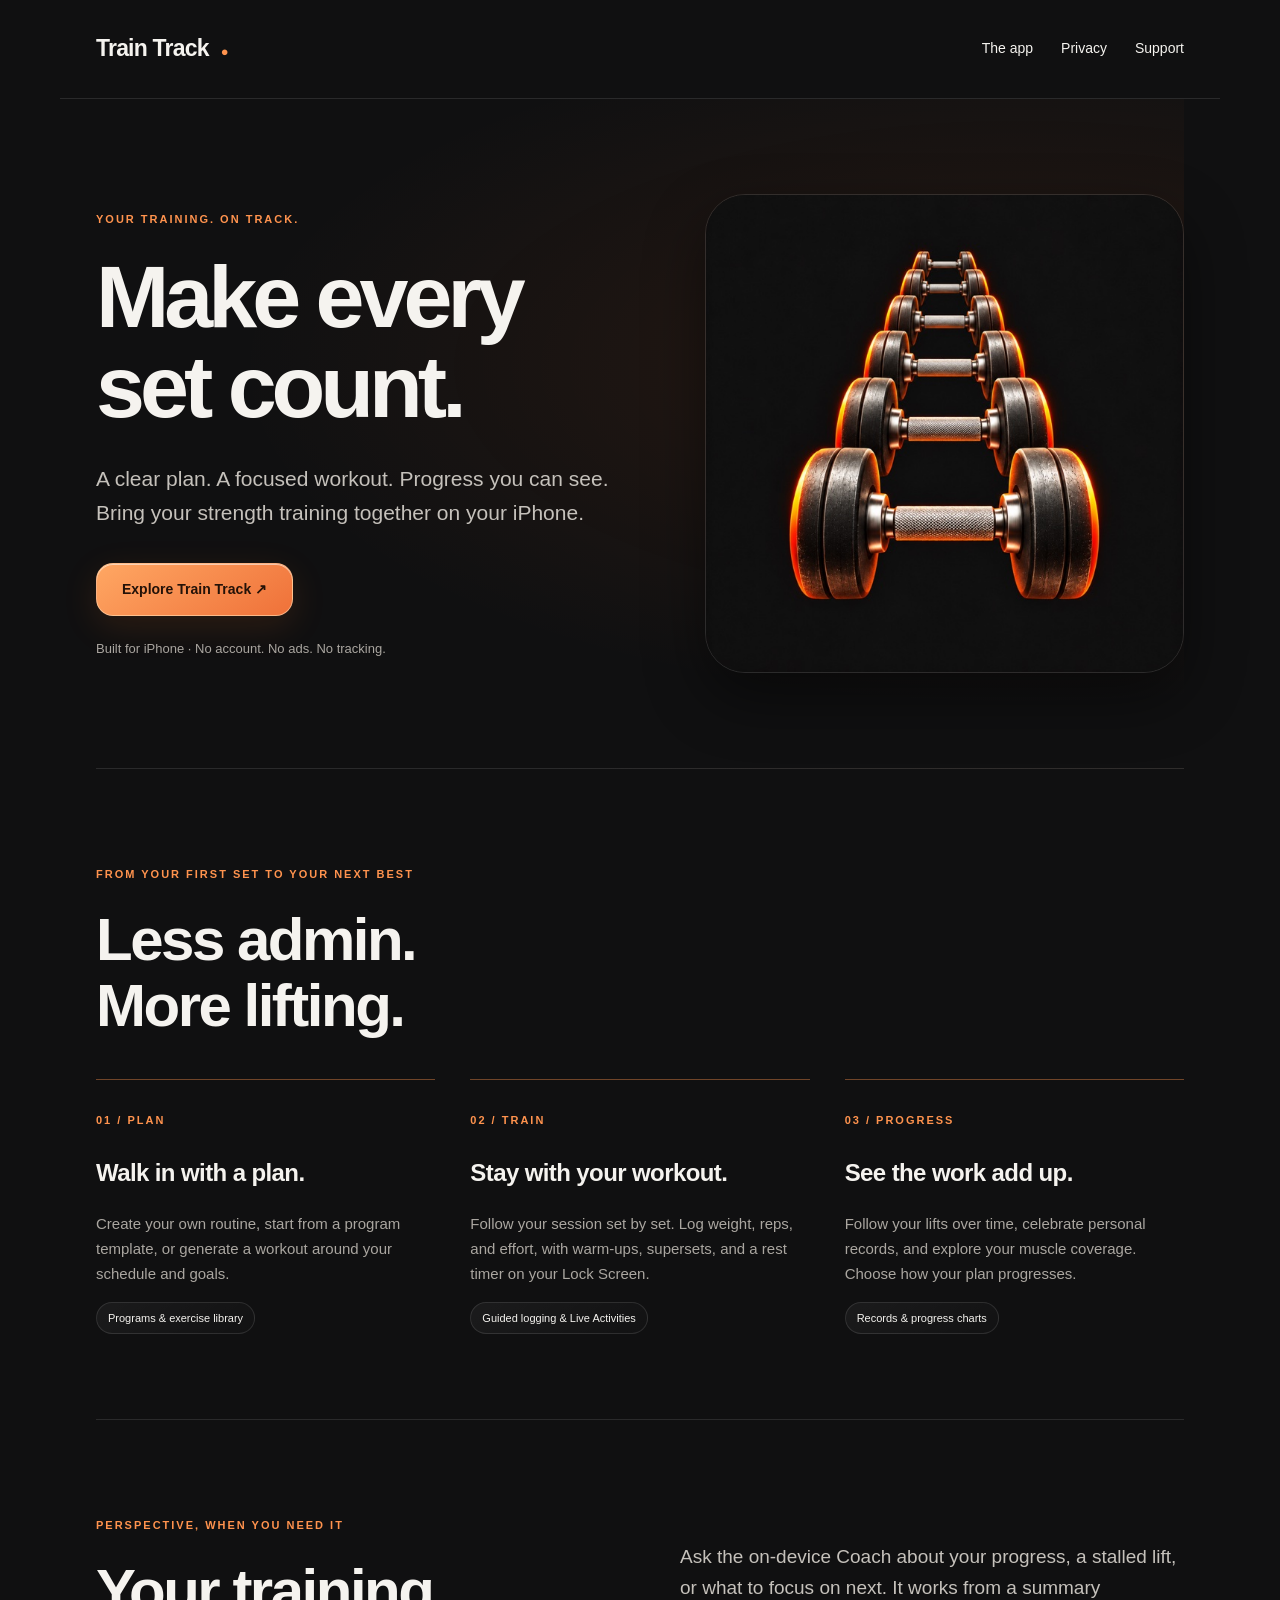
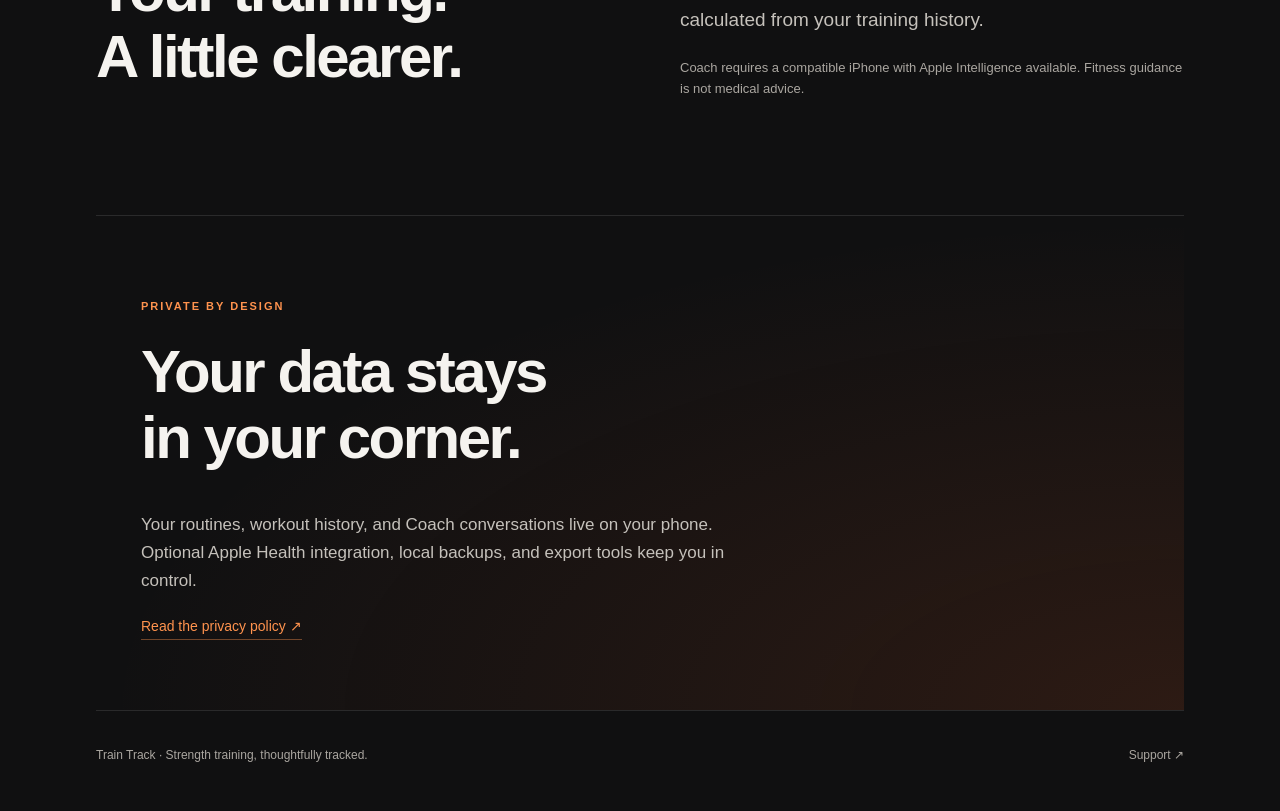
<file: index.html>
<!doctype html>
<html lang="en"><head><meta charset="utf-8"><meta name="viewport" content="width=device-width,initial-scale=1"><meta name="description" content="Train Track: plan your strength training, log every set, and follow your progress. Private by design."><title>Train Track — Make every set count.</title><link rel="stylesheet" href="style.css"><link rel="icon" href="assets/icon.jpg"><link rel="stylesheet" href="brand.css"></head><body>
<header><a class="brand" href="./">Train Track<span>●</span></a><nav aria-label="Main navigation"><a href="#training">The app</a><a href="privacy.html">Privacy</a><a href="support.html">Support</a></nav></header>
<main><section class="hero"><img class="hero-icon" src="assets/icon.jpg" width="1024" height="1024" alt="Steel dumbbells arranged like a railway track"><p class="eyebrow">YOUR TRAINING. ON TRACK.</p><h1>Make every<br>set count.</h1><p class="intro">A clear plan. A focused workout. Progress you can see. Bring your strength training together on your iPhone.</p><a class="button" href="#training">Explore Train Track ↗</a><p class="quiet">Built for iPhone · No account. No ads. No tracking.</p></section>
<section id="training"><p class="eyebrow">FROM YOUR FIRST SET TO YOUR NEXT BEST</p><h2>Less admin.<br>More lifting.</h2><div class="features"><article><small>01 / PLAN</small><h3>Walk in with a plan.</h3><p>Create your own routine, start from a program template, or generate a workout around your schedule and goals.</p><span class="tag">Programs & exercise library</span></article><article><small>02 / TRAIN</small><h3>Stay with your workout.</h3><p>Follow your session set by set. Log weight, reps, and effort, with warm-ups, supersets, and a rest timer on your Lock Screen.</p><span class="tag">Guided logging & Live Activities</span></article><article><small>03 / PROGRESS</small><h3>See the work add up.</h3><p>Follow your lifts over time, celebrate personal records, and explore your muscle coverage. Choose how your plan progresses.</p><span class="tag">Records & progress charts</span></article></div></section>
<section class="split"><div><p class="eyebrow">PERSPECTIVE, WHEN YOU NEED IT</p><h2>Your training.<br>A little clearer.</h2></div><div><p>Ask the on-device Coach about your progress, a stalled lift, or what to focus on next. It works from a summary calculated from your training history.</p><p class="quiet">Coach requires a compatible iPhone with Apple Intelligence available. Fitness guidance is not medical advice.</p></div></section>
<section class="privacy"><p class="eyebrow">PRIVATE BY DESIGN</p><h2>Your data stays<br>in your corner.</h2><p>Your routines, workout history, and Coach conversations live on your phone. Optional Apple Health integration, local backups, and export tools keep you in control.</p><a class="link" href="privacy.html">Read the privacy policy ↗</a></section></main>
<footer><span>Train Track · Strength training, thoughtfully tracked.</span><a href="support.html">Support ↗</a></footer></body></html>
</file>
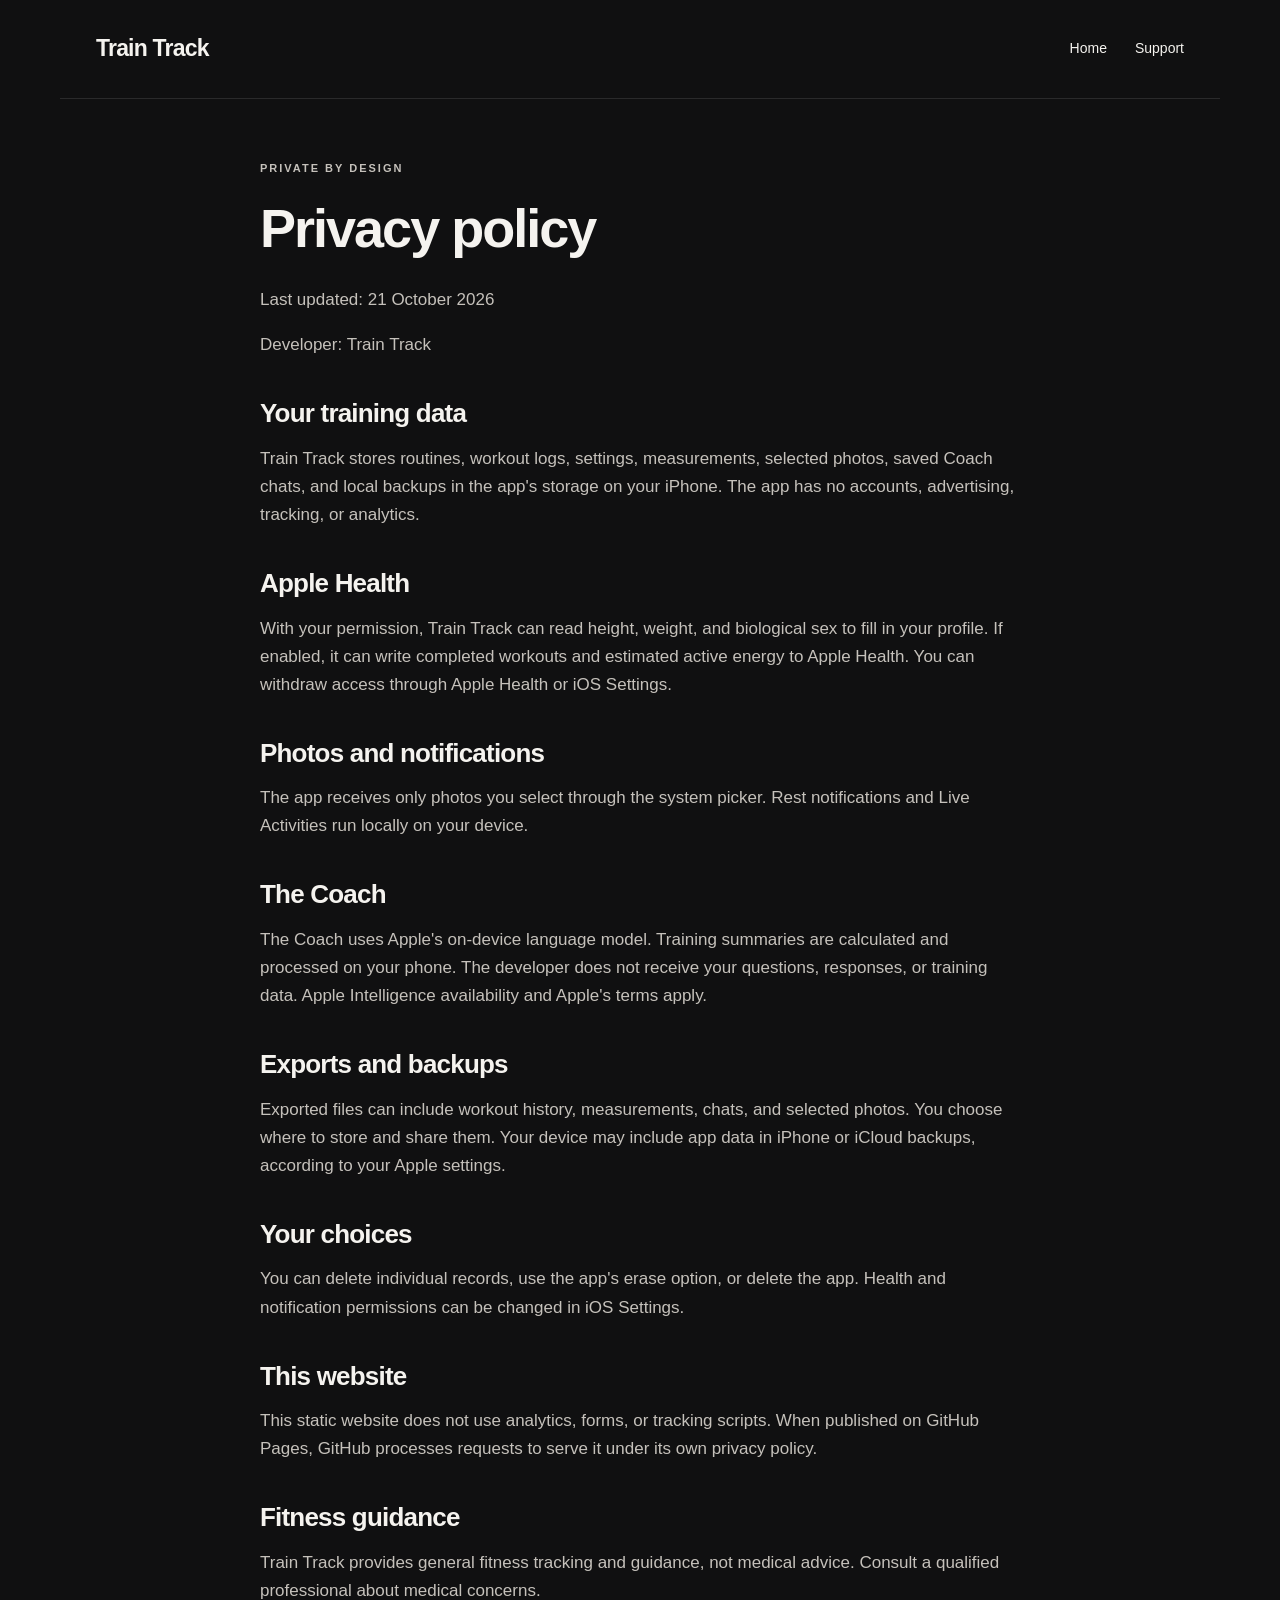
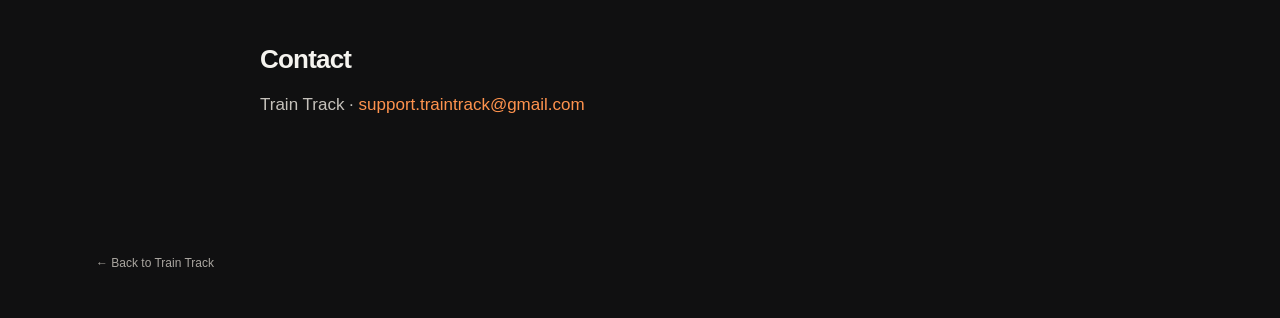
<file: privacy.html>
<!doctype html><html lang="en"><head><meta charset="utf-8"><meta name="viewport" content="width=device-width,initial-scale=1"><title>Privacy — Train Track</title><link rel="stylesheet" href="style.css"></head><body><header><a class="brand" href="./">Train Track</a><nav><a href="./">Home</a><a href="support.html">Support</a></nav></header><main><article class="document"><p class="eyebrow">PRIVATE BY DESIGN</p><h1>Privacy policy</h1><p>Last updated: 21 October 2026</p><p>Developer: Train Track</p><h2>Your training data</h2><p>Train Track stores routines, workout logs, settings, measurements, selected photos, saved Coach chats, and local backups in the app's storage on your iPhone. The app has no accounts, advertising, tracking, or analytics.</p><h2>Apple Health</h2><p>With your permission, Train Track can read height, weight, and biological sex to fill in your profile. If enabled, it can write completed workouts and estimated active energy to Apple Health. You can withdraw access through Apple Health or iOS Settings.</p><h2>Photos and notifications</h2><p>The app receives only photos you select through the system picker. Rest notifications and Live Activities run locally on your device.</p><h2>The Coach</h2><p>The Coach uses Apple's on-device language model. Training summaries are calculated and processed on your phone. The developer does not receive your questions, responses, or training data. Apple Intelligence availability and Apple's terms apply.</p><h2>Exports and backups</h2><p>Exported files can include workout history, measurements, chats, and selected photos. You choose where to store and share them. Your device may include app data in iPhone or iCloud backups, according to your Apple settings.</p><h2>Your choices</h2><p>You can delete individual records, use the app's erase option, or delete the app. Health and notification permissions can be changed in iOS Settings.</p><h2>This website</h2><p>This static website does not use analytics, forms, or tracking scripts. When published on GitHub Pages, GitHub processes requests to serve it under its own privacy policy.</p><h2>Fitness guidance</h2><p>Train Track provides general fitness tracking and guidance, not medical advice. Consult a qualified professional about medical concerns.</p><h2>Contact</h2><p>Train Track · <a href="mailto:support.traintrack@gmail.com">support.traintrack@gmail.com</a></p></article></main><footer><a href="./">← Back to Train Track</a></footer></body></html>
</file>
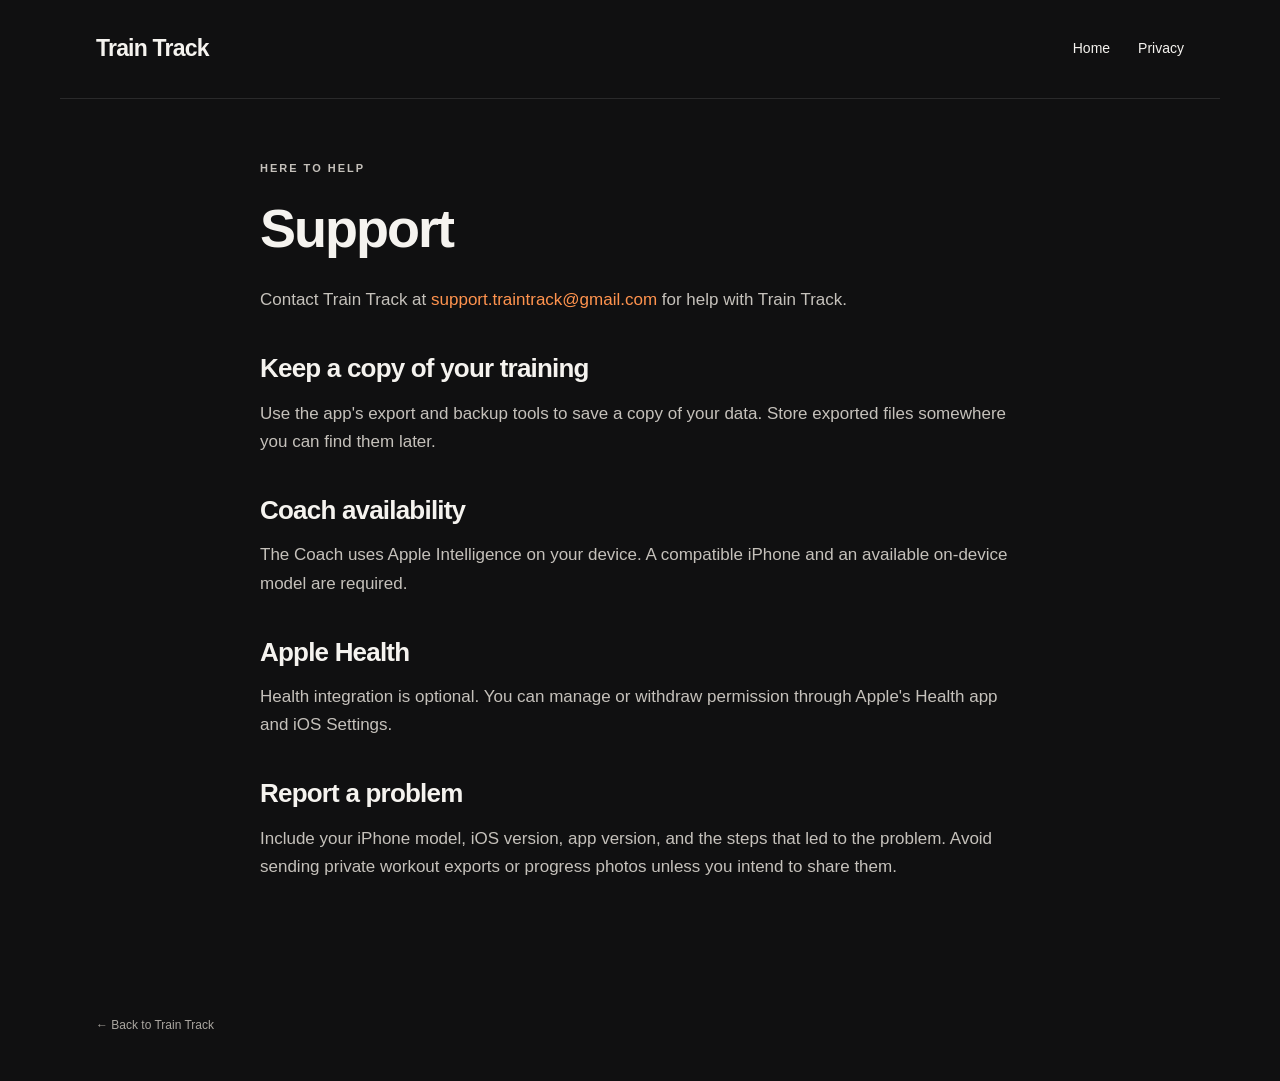
<file: support.html>
<!doctype html><html lang="en"><head><meta charset="utf-8"><meta name="viewport" content="width=device-width,initial-scale=1"><title>Support — Train Track</title><link rel="stylesheet" href="style.css"></head><body><header><a class="brand" href="./">Train Track</a><nav><a href="./">Home</a><a href="privacy.html">Privacy</a></nav></header><main><article class="document"><p class="eyebrow">HERE TO HELP</p><h1>Support</h1><p>Contact Train Track at <a href="mailto:support.traintrack@gmail.com">support.traintrack@gmail.com</a> for help with Train Track.</p><h2>Keep a copy of your training</h2><p>Use the app's export and backup tools to save a copy of your data. Store exported files somewhere you can find them later.</p><h2>Coach availability</h2><p>The Coach uses Apple Intelligence on your device. A compatible iPhone and an available on-device model are required.</p><h2>Apple Health</h2><p>Health integration is optional. You can manage or withdraw permission through Apple's Health app and iOS Settings.</p><h2>Report a problem</h2><p>Include your iPhone model, iOS version, app version, and the steps that led to the problem. Avoid sending private workout exports or progress photos unless you intend to share them.</p></article></main><footer><a href="./">← Back to Train Track</a></footer></body></html>
</file>
<file: style.css>
:root{color-scheme:dark;--bg:#101011;--fg:#f5f3ef;--muted:#aaa6a0;--orange:#ff934e;--line:#ffffff1c}*{box-sizing:border-box}html{scroll-behavior:smooth}body{margin:0;background:var(--bg);color:var(--fg);font:17px/1.65 -apple-system,BlinkMacSystemFont,"Segoe UI",sans-serif}header,main,footer{max-width:1160px;margin:auto}header{display:flex;justify-content:space-between;align-items:center;padding:30px 36px;border-bottom:1px solid var(--line)}a{color:inherit;text-decoration:none}a:focus-visible{outline:3px solid var(--orange);outline-offset:6px}a:hover{color:var(--orange)}.brand{font-size:23px;font-weight:750;letter-spacing:-.8px}.brand span{color:var(--orange);margin-left:12px;font-size:13px}nav{display:flex;gap:28px;font-size:14px}main{padding:0 36px}section{padding:85px 0;border-bottom:1px solid var(--line)}.hero{min-height:650px;padding:100px 0 80px;background:radial-gradient(ellipse at 85% 40%,#ff70251b,transparent 60%)}.eyebrow,small{font-size:11px;font-weight:700;letter-spacing:2px;color:var(--orange)}h1{font-size:clamp(65px,9vw,112px);line-height:1.02;letter-spacing:-5px;margin:24px 0 30px;font-weight:750}h2{font-size:clamp(38px,5vw,60px);line-height:1.1;letter-spacing:-2.5px;margin:24px 0 40px}h3{font-size:24px;line-height:1.3;letter-spacing:-.6px}.intro{max-width:550px;font-size:21px;color:#c5c1bb;margin-bottom:32px}.button{display:inline-block;background:linear-gradient(145deg,#ffa763,#ef7139);border:1px solid #ffd6ae9c;border-radius:17px;padding:14px 25px;color:#241208;font-size:14px;font-weight:750;box-shadow:inset 0 1px 0 #ffffff88,0 10px 35px #ff7b2020}.button:hover{color:#241208;filter:brightness(1.1)}.quiet{font-size:13px;color:var(--muted);margin-top:22px}.features{display:grid;grid-template-columns:repeat(3,1fr);gap:35px}.features article{border-top:1px solid #ff934e66;padding-top:25px}.features p{font-size:15px;color:var(--muted)}.tag{display:inline-block;border:1px solid var(--line);padding:6px 11px;font-size:11px;border-radius:30px;background:linear-gradient(145deg,#ffffff0c,#ffffff03)}.split{display:grid;grid-template-columns:1fr 1fr;gap:80px;align-items:center}.split>div:last-child>p:first-child{color:#c5c1bb;font-size:19px}.privacy{padding:70px 45px;background:radial-gradient(ellipse at 100% 100%,#e95f2522,transparent 70%)}.privacy p:not(.eyebrow){max-width:620px;color:#c5c1bb}.link{color:var(--orange);font-size:14px;border-bottom:1px solid #ff934e66;padding-bottom:5px}footer{padding:35px 36px 45px;display:flex;justify-content:space-between;gap:20px;color:var(--muted);font-size:12px}.document{max-width:760px;margin:60px auto 100px}.document h1{font-size:54px;letter-spacing:-2px}.document h2{font-size:26px;letter-spacing:-.8px;margin:40px 0 14px}.document p,.document li{color:#c5c1bb}.draft{padding:16px;border:1px solid #ff934e88;border-radius:12px;color:#ffc693!important}.document a{color:var(--orange)}@media(max-width:700px){header{padding:22px}nav{gap:16px;font-size:12px}.brand{font-size:19px}main{padding:0 22px}.hero{padding:70px 0;min-height:0}h1{letter-spacing:-3px}.intro{font-size:18px}section{padding:60px 0}.features,.split{grid-template-columns:1fr;gap:30px}.privacy{padding:45px 22px}footer{padding:30px 22px;flex-direction:column}.document h1{font-size:43px}}@media(prefers-reduced-motion:reduce){html{scroll-behavior:auto}}
</file>
<file: brand.css>
.hero{position:relative;padding-right:49%;min-height:670px}.hero-icon{position:absolute;width:44%;height:auto;right:0;top:95px;border-radius:40px;border:1px solid #ffffff1c;box-shadow:0 25px 60px #0007}.hero h1{font-size:clamp(62px,7vw,88px)}@media(max-width:700px){.hero{padding-right:0}.hero-icon{position:relative;top:auto;right:auto;width:100%;max-width:420px;display:block;margin:0 auto 42px;border-radius:28px}.hero h1{font-size:68px}}
</file>
